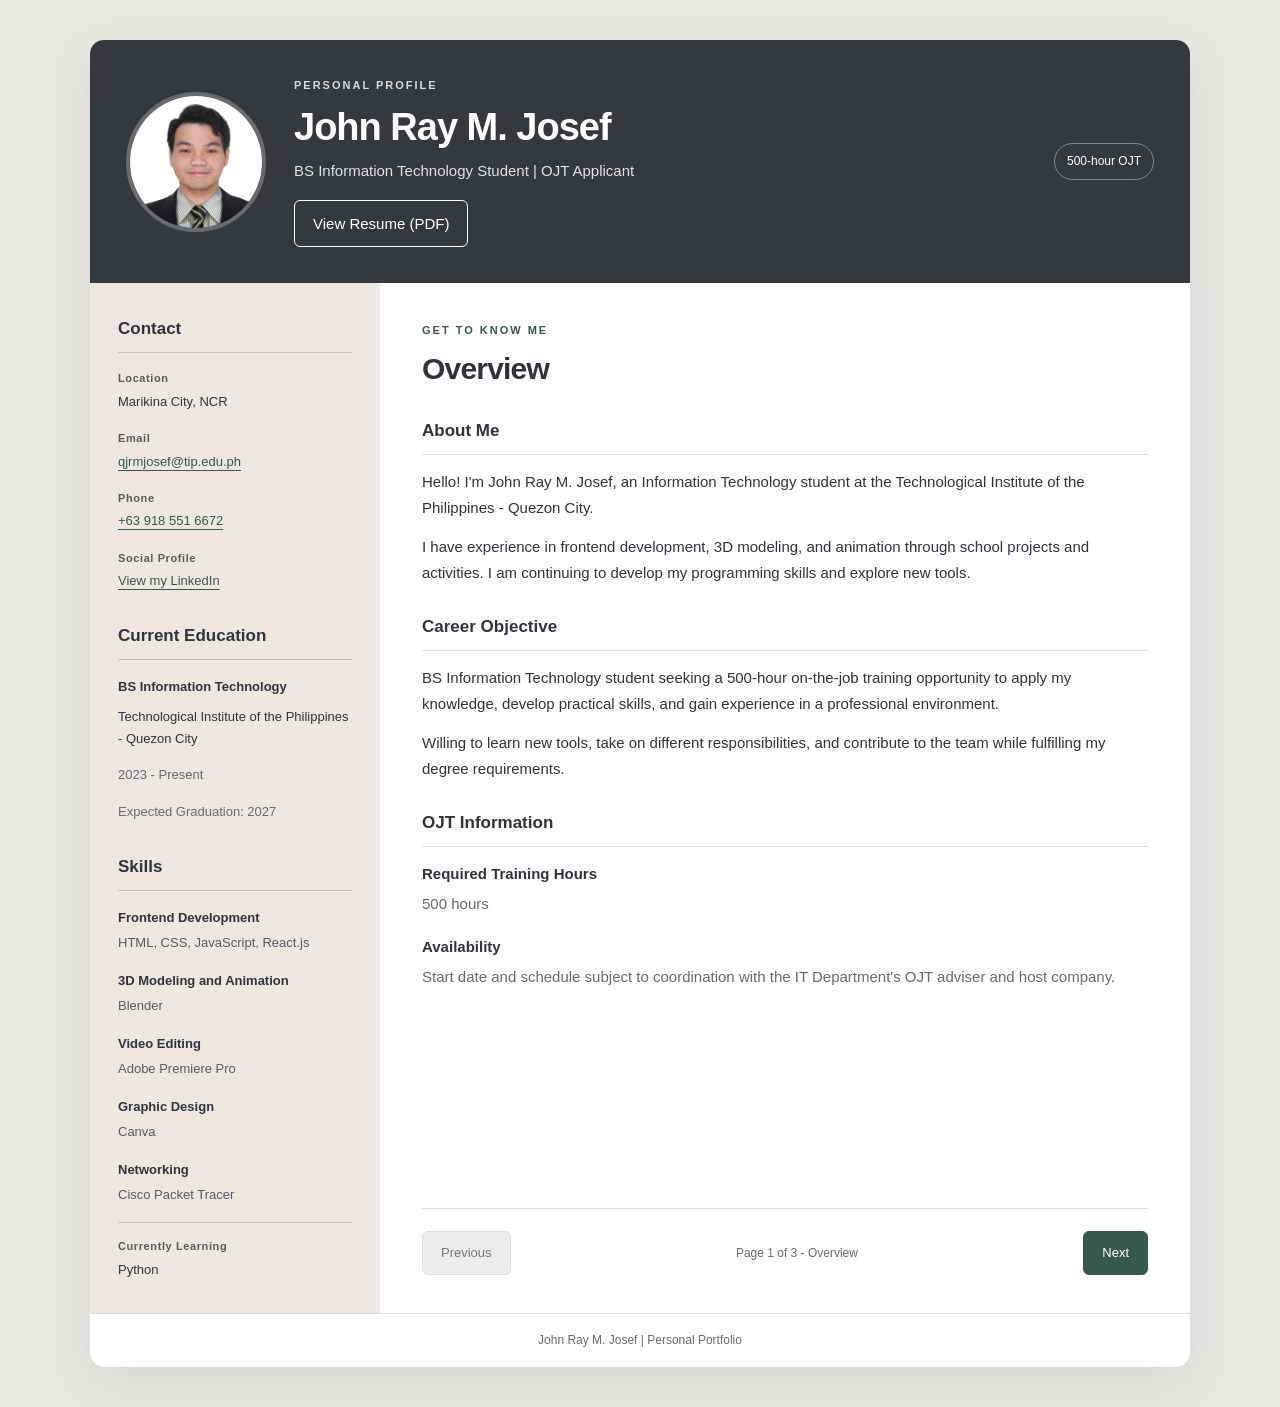
<file: index.html>
<!DOCTYPE html>
<html lang="en">
<head>
    <meta charset="UTF-8">
    <meta name="viewport"
          content="width=device-width, initial-scale=1.0">

    <title>John Ray Josef | Portfolio</title>

    <link rel="stylesheet" href="style.css">
    <script src="script.js" defer></script>
</head>

<body>
    <div class="portfolio">

        <!-- PROFILE HEADER -->
        <header class="profile-header">
            <img
                src="images/ID Pic.jpg"
                alt="John Ray M. Josef"
                class="profile-photo"
                width="140"
                height="140"
            >

            <div class="profile-intro">
                <p class="eyebrow">PERSONAL PROFILE</p>
                <h1>John Ray M. Josef</h1>
                <p class="subtitle">
                    BS Information Technology Student | OJT Applicant
                </p>
                <a
    class="resume-link"
    href="files/John-Ray-Josef-Resume.pdf"
    target="_blank"
    rel="noopener"
>
    View Resume (PDF)
</a>
            </div>

            <span class="ojt-badge">500-hour OJT</span>
        </header>

        <div class="portfolio-layout">

            <!-- SHARED LEFT COLUMN -->
            <aside class="sidebar">

                <section class="sidebar-section">
                    <h2>Contact</h2>

                    <p class="contact-item">
                        <span class="detail-label">Location</span>
                        Marikina City, NCR
                    </p>

                    <p class="contact-item">
                        <span class="detail-label">Email</span>
                        <a href="mailto:qjrmjosef@tip.edu.ph">
                            qjrmjosef@tip.edu.ph
                        </a>
                    </p>

                    <p class="contact-item">
                        <span class="detail-label">Phone</span>
                        <a href="tel:+639185516672">
                            +63 918 551 6672
                        </a>
                    </p>

                    <p class="contact-item">
                        <span class="detail-label">Social Profile</span>
                        <a href="https://www.linkedin.com/in/johnrayjosef">
                            View my LinkedIn
                        </a>
                    </p>
                </section>

                <section class="sidebar-section">
                    <h2>Current Education</h2>

                    <p class="education-title">
                        BS Information Technology
                    </p>

                    <p>
                        Technological Institute of the Philippines -
                        Quezon City
                    </p>

                    <p class="muted">2023 - Present</p>
                    <p class="muted">Expected Graduation: 2027</p>
                </section>

                <section class="sidebar-section">
                    <h2>Skills</h2>

                    <div class="skill-group">
                        <h3>Frontend Development</h3>
                        <p>HTML, CSS, JavaScript, React.js</p>
                    </div>

                    <div class="skill-group">
                        <h3>3D Modeling and Animation</h3>
                        <p>Blender</p>
                    </div>

                    <div class="skill-group">
                        <h3>Video Editing</h3>
                        <p>Adobe Premiere Pro</p>
                    </div>

                    <div class="skill-group">
                        <h3>Graphic Design</h3>
                        <p>Canva</p>
                    </div>

                    <div class="skill-group">
                        <h3>Networking</h3>
                        <p>Cisco Packet Tracer</p>
                    </div>

                    <div class="learning-note">
                        <span class="detail-label">
                            Currently Learning
                        </span>
                        Python
                    </div>
                </section>

            </aside>

            <!-- RIGHT COLUMN -->
            <main class="main-content">

                <!-- PAGE 1 -->
                <section class="page" aria-labelledby="overview-title">
                    <p class="eyebrow">GET TO KNOW ME</p>

                    <h2 id="overview-title"
                        class="page-title"
                        tabindex="-1">
                        Overview
                    </h2>

                    <section class="content-section">
                        <h3>About Me</h3>

                        <p>
                            Hello! I'm John Ray M. Josef, an Information
                            Technology student at the Technological
                            Institute of the Philippines - Quezon City.
                        </p>

                        <p>
                            I have experience in frontend development,
                            3D modeling, and animation through school
                            projects and activities. I am continuing
                            to develop my programming skills and
                            explore new tools.
                        </p>
                    </section>

                    <section class="content-section">
                        <h3>Career Objective</h3>

                        <p>
                            BS Information Technology student seeking
                            a 500-hour on-the-job training opportunity
                            to apply my knowledge, develop practical
                            skills, and gain experience in a professional
                            environment.
                        </p>

                        <p>
                            Willing to learn new tools, take on
                            different responsibilities, and contribute
                            to the team while fulfilling my degree
                            requirements.
                        </p>
                    </section>

                    <section class="content-section">
                        <h3>OJT Information</h3>

                        <dl class="information-list">
                            <div>
                                <dt>Required Training Hours</dt>
                                <dd>500 hours</dd>
                            </div>

                            <div>
                                <dt>Availability</dt>
                                <dd>
                                    Start date and schedule subject to
                                    coordination with the IT Department's
                                    OJT adviser and host company.
                                </dd>
                            </div>
                        </dl>
                    </section>
                </section>

                <!-- PAGE 2 -->
                <section class="page"
                         aria-labelledby="experience-title">

                    <p class="eyebrow">CREATIVE WORK AND LEADERSHIP</p>

                    <h2 id="experience-title"
                        class="page-title"
                        tabindex="-1">
                        Experience
                    </h2>

                    <article class="entry">
                        <p class="entry-category">RELEVANT EXPERIENCE</p>

                        <h3>3D Modeller and Animator</h3>
                        <p class="entry-organization">TIP Araw</p>

                        <p class="entry-meta">
                            Technological Institute of the Philippines -
                            Quezon City | 2025 - 2026
                        </p>

                        <ul>
                            <li>
                                Created a 3D medal model and its
                                animation using Blender.
                            </li>

                            <li>
                                Prepared the model and animation for
                                use in the student recognition ceremony's
                                opening video and stadium presentation.
                            </li>
                        </ul>
                    </article>

                    <article class="entry">
                        <p class="entry-category">
                            LEADERSHIP AND ORGANIZATION
                        </p>

                        <h3>Head of Logistics</h3>

                        <p class="entry-organization">
                            Association for Computing Machinery -
                            TIP Quezon City Student Chapter
                        </p>

                        <p class="entry-meta">2025 - 2026</p>

                        <ul>
                            <li>
                                Handled orders for event materials,
                                including pins, stickers, tarpaulins,
                                and printed materials.
                            </li>

                            <li>
                                Managed the inventory of organization
                                materials and supplies.
                            </li>

                            <li>
                                Submitted required files and documents
                                to the appropriate school personnel.
                            </li>

                            <li>
                                Participated in event planning,
                                including program flow and
                                logistical arrangements.
                            </li>
                        </ul>
                    </article>
                </section>

                <!-- PAGE 3 -->
                <section class="page"
                         aria-labelledby="projects-title">

                    <p class="eyebrow">SELECTED WORK AND RECOGNITION</p>

                    <h2 id="projects-title"
                        class="page-title"
                        tabindex="-1">
                        Projects and Achievements
                    </h2>

                    <article class="entry">
                        <h3>INVENTRAK</h3>

                        <p class="entry-organization">
                            Inventory System Capstone Project
                        </p>

                        <p class="entry-meta">
                            Frontend Developer -
                            Customer/Client Mobile Application
                            | 2026 - Present
                        </p>

                        <p>
                            A QR-enabled web and mobile inventory
                            system project for Sylver Restaurant
                            and Coffee Supplies.
                        </p>

                        <ul>
                            <li>
                                Developed frontend modules, including
                                customer-facing screens, interface
                                layouts, and navigation.
                            </li>

                            <li>
                                Contributed to interfaces supporting
                                product browsing and ordering/inquiry
                                workflows.
                            </li>
                        </ul>
                    </article>

                    <article class="entry">
                        <h3>Business Network Design and Configuration</h3>

                        <p class="entry-meta">
                            Cisco Packet Tracer | 2026
                        </p>

                        <ul>
                            <li>
                                Configured VLANs, trunk and access
                                ports, router subinterfaces,
                                and DHCP pools.
                            </li>

                            <li>
                                Checked IP addressing and tested
                                connectivity using ping commands.
                            </li>

                            <li>
                                Troubleshot configuration issues
                                affecting network communication.
                            </li>
                        </ul>
                    </article>

                    <section class="content-section">
                        <h3>Academic Achievements</h3>

                        <ul class="achievement-list">
                            <li>
                                <strong>Dean's Lister</strong>
                                <span>
                                    TIP - Quezon City |
                                    Second Year, First Semester |
                                    AY 2024 - 2025
                                </span>
                            </li>

                            <li>
                                <strong>Merit Awardee - Grade 12</strong>
                                <span>
                                    APEC Schools - Marikina Heights |
                                    AY 2022 - 2023
                                </span>
                            </li>

                            <li>
                                <strong>Merit Awardee - Grade 10</strong>
                                <span>
                                    APEC Schools - Marikina Heights |
                                    AY 2020 - 2021
                                </span>
                            </li>
                        </ul>
                    </section>

                    <section class="content-section">
                        <h3>Previous Education</h3>

                        <p>
                            <strong>Senior High School - STEM</strong>
                            <br>
                            APEC Schools - Marikina Heights
                            <br>
                            <span class="muted">2021 - 2023</span>
                        </p>
                    </section>
                </section>

                <!-- JavaScript reveals these controls -->
                <nav class="page-navigation"
                     aria-label="Profile pages"
                     hidden>

                    <button id="previous-button" type="button">
                        Previous
                    </button>

                    <span id="page-status"
                          role="status"
                          aria-live="polite"
                          aria-atomic="true">
                    </span>

                    <button id="next-button" type="button">
                        Next
                    </button>
                </nav>

            </main>
        </div>

        <footer class="site-footer">
            <p>John Ray M. Josef | Personal Portfolio</p>
        </footer>

    </div>
</body>
</html>
</file>
<file: style.css>
/* =========================
   BASIC SETTINGS
   ========================= */

* {
    box-sizing: border-box;
}

:root {
    --background: #e9e8e5;
    --paper: #ffffff;
    --header: #35383d;
    --sidebar: #eee7df;
    --text: #30343a;
    --muted: #666b70;
    --accent: #36594b;
    --border: #deded8;
}

body {
    margin: 0;
    padding: 40px 20px;
    background-color: var(--background);
    color: var(--text);
    font-family: Arial, Helvetica, sans-serif;
    font-size: 15px;
    line-height: 1.7;
}

h1,
h2,
h3,
p {
    margin-top: 0;
}

p {
    margin-bottom: 14px;
}

a {
    color: var(--accent);
    text-underline-offset: 4px;
    overflow-wrap: anywhere;
}

a:hover {
    text-decoration-thickness: 2px;
}

button,
a {
    -webkit-tap-highlight-color: transparent;
}

button:focus-visible,
a:focus-visible {
    outline: 3px solid #b57523;
    outline-offset: 4px;
}

/* Keep hidden content hidden */
[hidden] {
    display: none !important;
}

/* =========================
   MAIN CONTAINER
   ========================= */

.portfolio {
    max-width: 1100px;
    margin: 0 auto;
    background-color: var(--paper);
    border-radius: 14px;
    overflow: hidden;
    box-shadow: 0 15px 50px rgb(0 0 0 / 9%);
}

/* =========================
   HEADER
   ========================= */

.profile-header {
    display: flex;
    align-items: center;
    gap: 28px;
    padding: 36px;
    background-color: var(--header);
    color: white;
}

.profile-photo {
    flex-shrink: 0;
    width: 140px;
    height: 140px;
    border: 4px solid rgb(255 255 255 / 25%);
    border-radius: 50%;
    object-fit: cover;
    object-position: center top;
}

.profile-intro {
    min-width: 0;
}

.profile-header h1 {
    margin-bottom: 8px;
    font-size: clamp(26px, 4vw, 38px);
    line-height: 1.2;
    letter-spacing: -1px;
}

.eyebrow {
    margin-bottom: 10px;
    font-size: 11px;
    font-weight: bold;
    letter-spacing: 2px;
}

.profile-header .eyebrow {
    color: #d8dcd9;
}

.subtitle {
    margin-bottom: 0;
    color: #e0e2e5;
}

.ojt-badge {
    margin-left: auto;
    padding: 7px 12px;
    border: 1px solid #858b88;
    border-radius: 20px;
    font-size: 12px;
    white-space: nowrap;
}

/* =========================
   TWO-COLUMN LAYOUT
   ========================= */

.portfolio-layout {
    display: grid;
    grid-template-columns: 290px minmax(0, 1fr);
}

.sidebar {
    padding: 32px 28px;
    background-color: var(--sidebar);
}

.main-content {
    display: flex;
    flex-direction: column;
    min-width: 0;
    padding: 38px 42px;
}

/* =========================
   SIDEBAR
   ========================= */

.sidebar-section {
    margin-bottom: 30px;
}

.sidebar-section:last-child {
    margin-bottom: 0;
}

.sidebar h2 {
    margin-bottom: 16px;
    padding-bottom: 8px;
    border-bottom: 1px solid #c9c1b8;
    font-size: 17px;
}

.sidebar p {
    font-size: 13px;
}

.contact-item {
    margin-bottom: 16px;
}

.detail-label {
    display: block;
    margin-bottom: 3px;
    color: #565e57;
    font-size: 11px;
    font-weight: bold;
    letter-spacing: 0.6px;
}

.education-title {
    margin-bottom: 8px;
    font-weight: bold;
}

.muted {
    color: var(--muted);
}

.skill-group {
    margin-bottom: 16px;
}

.skill-group h3 {
    margin-bottom: 3px;
    font-size: 13px;
}

.skill-group p {
    margin-bottom: 0;
    color: #555b61;
}

.learning-note {
    padding-top: 14px;
    border-top: 1px solid #c9c1b8;
    font-size: 13px;
}

/* =========================
   CONTENT PAGES
   ========================= */

.main-content > .page {
    margin-bottom: 30px;
}

.main-content .eyebrow {
    color: var(--accent);
}

.page-title {
    margin-bottom: 30px;
    font-size: 30px;
    line-height: 1.25;
    letter-spacing: -0.8px;
}

.page-title:focus {
    outline: none;
}

.content-section {
    margin-bottom: 28px;
}

.content-section h3 {
    margin-bottom: 14px;
    padding-bottom: 8px;
    border-bottom: 1px solid var(--border);
    font-size: 17px;
}

/* =========================
   EXPERIENCE AND PROJECTS
   ========================= */

.entry {
    margin-bottom: 28px;
    padding-bottom: 24px;
    border-bottom: 1px solid var(--border);
}

.entry h3 {
    margin-bottom: 5px;
    font-size: 20px;
    line-height: 1.4;
}

.entry-category {
    margin-bottom: 10px;
    color: var(--accent);
    font-size: 10px;
    font-weight: bold;
    letter-spacing: 1.4px;
}

.entry-organization {
    margin-bottom: 5px;
    font-weight: bold;
}

.entry-meta {
    margin-bottom: 15px;
    color: var(--muted);
    font-size: 12px;
}

ul {
    padding-left: 20px;
}

li {
    margin-bottom: 8px;
}

.achievement-list {
    list-style: none;
    padding-left: 0;
}

.achievement-list li {
    margin-bottom: 18px;
}

.achievement-list strong,
.achievement-list span {
    display: block;
}

.achievement-list span {
    margin-top: 3px;
    color: var(--muted);
    font-size: 12px;
}

.information-list {
    margin: 0;
}

.information-list > div {
    margin-bottom: 18px;
}

.information-list dt {
    margin-bottom: 4px;
    font-weight: bold;
}

.information-list dd {
    margin: 0;
    color: var(--muted);
}

/* =========================
   PAGE NAVIGATION
   ========================= */

.page-navigation {
    display: flex;
    align-items: center;
    justify-content: space-between;
    gap: 12px;
    margin-top: auto;
    padding-top: 22px;
    border-top: 1px solid var(--border);
}

.page-navigation button {
    padding: 10px 18px;
    border: 1px solid var(--accent);
    border-radius: 6px;
    background-color: var(--accent);
    color: white;
    font: inherit;
    font-size: 13px;
    cursor: pointer;
    transition: background-color 0.2s, transform 0.2s;
}

.page-navigation button:hover:not(:disabled) {
    background-color: #284437;
    transform: translateY(-2px);
}

.page-navigation button:disabled {
    border-color: #deded8;
    background-color: #ededeb;
    color: #777777;
    cursor: default;
}

#page-status {
    color: var(--muted);
    font-size: 12px;
    text-align: center;
}

/* =========================
   FOOTER AND ANIMATION
   ========================= */

.site-footer {
    padding: 16px 25px;
    border-top: 1px solid var(--border);
    text-align: center;
}

.site-footer p {
    margin: 0;
    color: var(--muted);
    font-size: 12px;
}

.page-enter {
    animation: page-appear 0.3s ease-out;
}

@keyframes page-appear {
    from {
        opacity: 0;
        transform: translateY(8px);
    }

    to {
        opacity: 1;
        transform: translateY(0);
    }
}

/* =========================
   TABLETS AND PHONES
   ========================= */

@media (max-width: 850px) {
    .profile-header {
        flex-wrap: wrap;
    }

    .ojt-badge {
        margin-left: 0;
    }

    .portfolio-layout {
        grid-template-columns: 240px minmax(0, 1fr);
    }

    .main-content {
        padding: 30px;
    }
}

@media (max-width: 650px) {
    body {
        padding: 0;
    }

    .portfolio {
        border-radius: 0;
        box-shadow: none;
    }

    .profile-header {
        flex-direction: column;
        padding: 30px 22px;
        text-align: center;
    }

    .portfolio-layout {
        grid-template-columns: 1fr;
    }

    .sidebar,
    .main-content {
        padding: 28px 22px;
    }

    .page-title {
        font-size: 27px;
    }
}

/* Respect users who prefer less motion */
@media (prefers-reduced-motion: reduce) {
    .page-enter {
        animation: none;
    }

    .page-navigation button {
        transition: none;
    }
}

/* Print all content, including other pages */
@media print {
    body {
        padding: 0;
        background-color: white;
        font-size: 11px;
    }

    .portfolio {
        max-width: none;
        border-radius: 0;
        box-shadow: none;
    }

    .profile-header {
        background-color: white;
        color: black;
        padding: 0 0 20px;
    }

    .profile-header .eyebrow,
    .subtitle {
        color: #333333;
    }

    .portfolio-layout {
        display: block;
    }

    .sidebar,
    .main-content {
        padding: 15px 0;
        background-color: white;
    }

    .page[hidden] {
        display: block !important;
    }

    .page-navigation,
    .site-footer,
    .ojt-badge {
        display: none !important;
    }

    .page-enter {
        animation: none;
    }

    h2,
    h3 {
        break-after: avoid;
    }

    @page {
        size: A4;
        margin: 15mm;
    }
}

.profile-header .resume-link {
    display: inline-block;
    margin-top: 16px;
    padding: 10px 18px;
    border: 1px solid white;
    border-radius: 6px;
    color: white;
    text-decoration: none;
}

.profile-header .resume-link:hover {
    background-color: white;
    color: #35383d;
}

.profile-header .resume-link:focus-visible {
    outline: 3px solid white;
    outline-offset: 4px;
}
</file>
